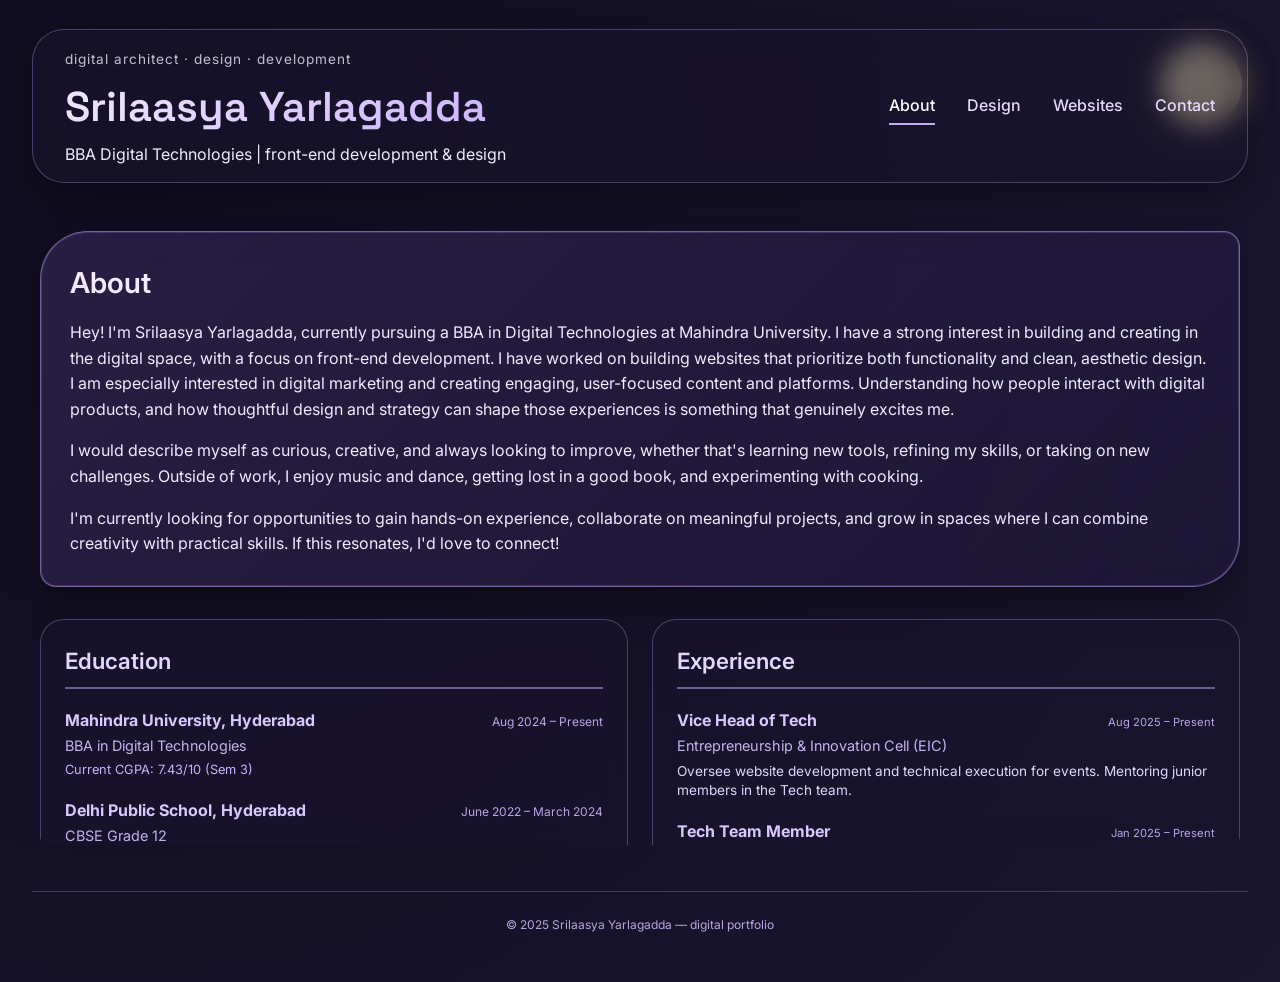
<file: index.html>
<!DOCTYPE html>
<html lang="en">
<head>
    <meta charset="UTF-8">
    <meta name="viewport" content="width=device-width, initial-scale=1.0, viewport-fit=cover">
    <title>Srilaasya Yarlagadda · Portfolio</title>
    <link rel="stylesheet" href="styles.css">
    <link href="https://fonts.googleapis.com/css2?family=Inter:opsz,wght@14..32,300;14..32,400;14..32,500;14..32,600;14..32,700&family=Space+Grotesk:wght@400;500;600&display=swap" rel="stylesheet">
    <link rel="stylesheet" href="https://cdnjs.cloudflare.com/ajax/libs/font-awesome/6.0.0-beta3/css/all.min.css">
</head>
<body>
    <div class="stars-container" id="starsContainer"></div>
    <div class="moon"></div>

    <div class="container">
        <header class="glass-card">
            <div class="header-flex">
                <div>
                    <span class="hero-greeting">digital architect · design · development</span>
                    <h1>Srilaasya Yarlagadda</h1>
                    <p>BBA Digital Technologies | front-end development & design</p>
                </div>
                <div class="nav-links">
                    <a href="about.html" class="nav-item active">About</a>
                    <a href="design.html" class="nav-item">Design</a>
                    <a href="websites.html" class="nav-item">Websites</a>
                    <a href="contact.html" class="nav-item">Contact</a>
                </div>
            </div>
        </header>

        <main class="iframe-container">
            <iframe src="about.html" id="page-frame" name="page-frame" title="Portfolio Content"></iframe>
        </main>

        <footer>
            <p>© 2025 Srilaasya Yarlagadda — digital portfolio</p>
        </footer>
    </div>

    <script src="script.js"></script>
    <script>
        const navLinks = document.querySelectorAll('.nav-item');
        const iframe = document.getElementById('page-frame');
        
        function updateActiveLink() {
            const currentSrc = iframe.src;
            navLinks.forEach(link => {
                link.classList.remove('active');
                if (currentSrc.includes(link.getAttribute('href'))) {
                    link.classList.add('active');
                }
            });
        }
        
        iframe.addEventListener('load', updateActiveLink);
        updateActiveLink();
        
        navLinks.forEach(link => {
            link.addEventListener('click', (e) => {
                e.preventDefault();
                const href = link.getAttribute('href');
                iframe.src = href;
                window.scrollTo({ top: 0, behavior: 'smooth' });
            });
        });
    </script>
</body>
</html>
</file>
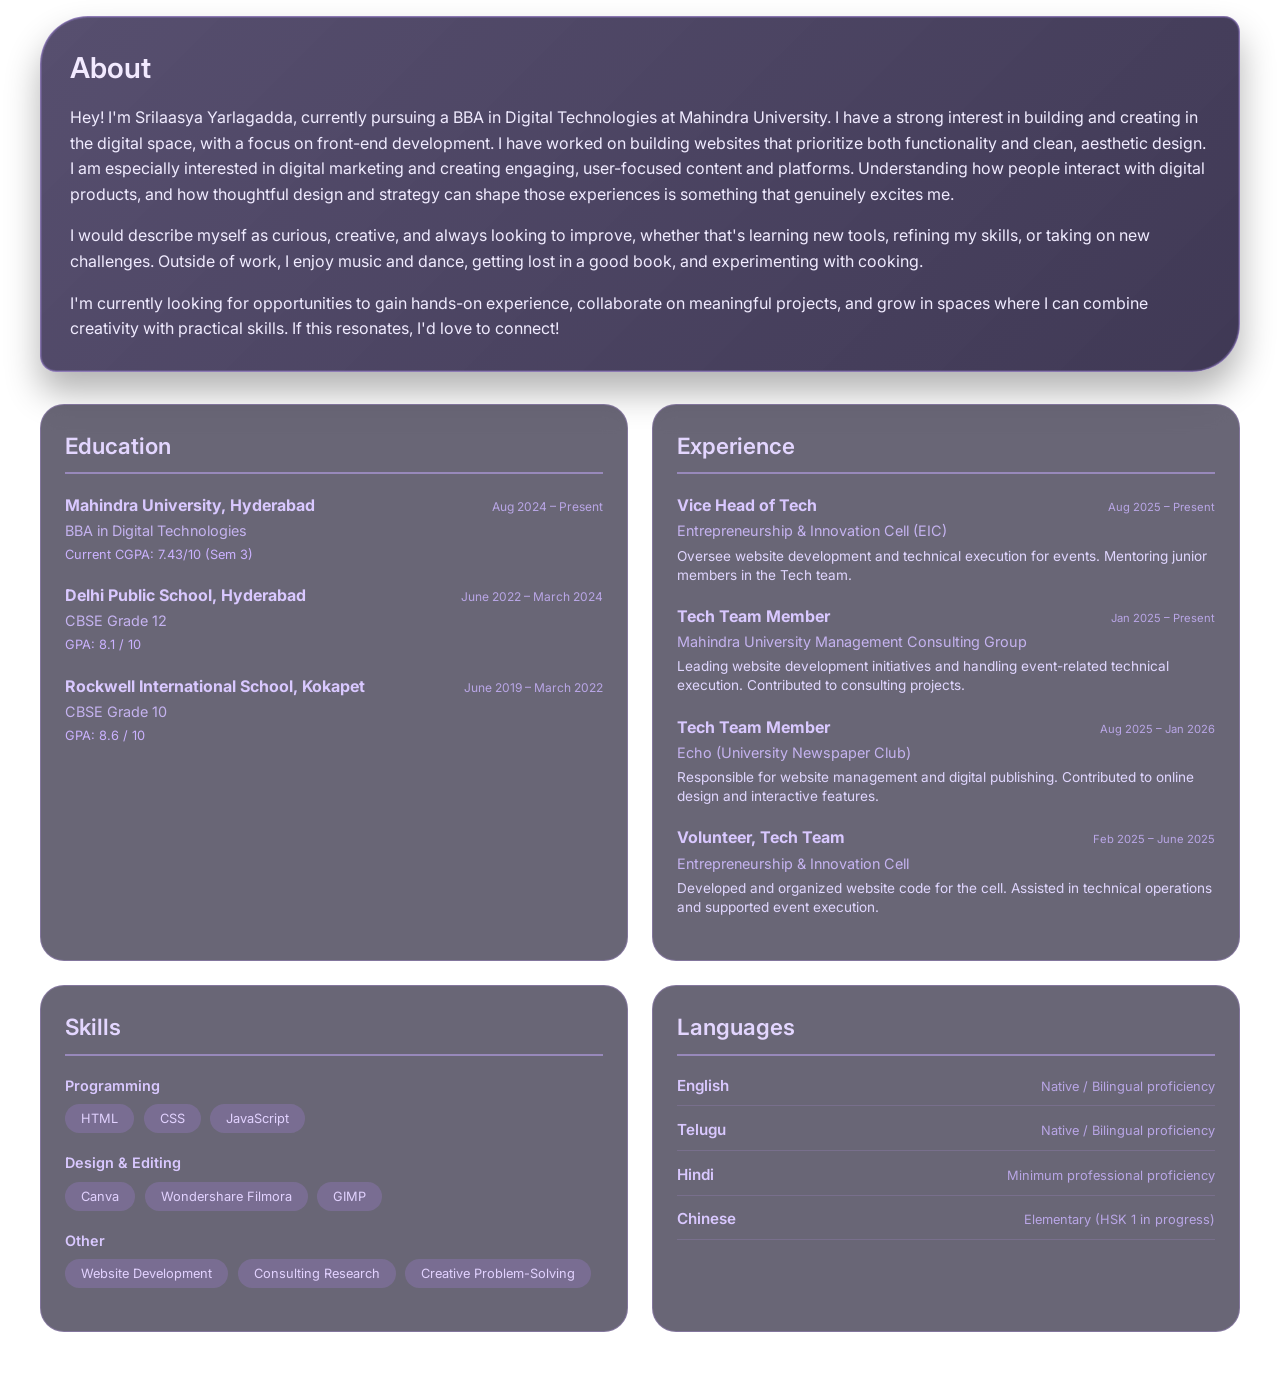
<file: about.html>
<!DOCTYPE html>
<html lang="en">
<head>
    <meta charset="UTF-8">
    <meta name="viewport" content="width=device-width, initial-scale=1.0">
    <title>About</title>
    <link rel="stylesheet" href="styles.css">
    <link href="https://fonts.googleapis.com/css2?family=Inter:opsz,wght@300;400;500;600;700&family=Space+Grotesk:wght@400;500;600&display=swap" rel="stylesheet">
    <link rel="stylesheet" href="https://cdnjs.cloudflare.com/ajax/libs/font-awesome/6.0.0-beta3/css/all.min.css">
    <style>
        body { background: transparent; }
        .inner-container { max-width: 1200px; margin: 0 auto; padding: 0.5rem 0; }
    </style>
</head>
<body>
<div class="inner-container">
    <div class="page-content">
        
        <!-- About Section -->
        <div class="about-exclusive">
            <h2 style="border-left: none; padding-left: 0; margin-bottom: 1rem;">About</h2>
            <p>Hey! I'm Srilaasya Yarlagadda, currently pursuing a BBA in Digital Technologies at Mahindra University. I have a strong interest in building and creating in the digital space, with a focus on front-end development. I have worked on building websites that prioritize both functionality and clean, aesthetic design. I am especially interested in digital marketing and creating engaging, user-focused content and platforms. Understanding how people interact with digital products, and how thoughtful design and strategy can shape those experiences is something that genuinely excites me.</p>
            <p style="margin-top: 1rem;">I would describe myself as curious, creative, and always looking to improve, whether that's learning new tools, refining my skills, or taking on new challenges. Outside of work, I enjoy music and dance, getting lost in a good book, and experimenting with cooking.</p>
            <p style="margin-top: 1rem;">I'm currently looking for opportunities to gain hands-on experience, collaborate on meaningful projects, and grow in spaces where I can combine creativity with practical skills. If this resonates, I'd love to connect!</p>
        </div>
        
        <!-- Education and Experience side by side -->
        <div class="grid-2col">
            <!-- Education Container -->
            <div class="standard-container">
                <div class="section-title">Education</div>
                
                <div class="education-item">
                    <div style="display: flex; justify-content: space-between; align-items: baseline;">
                        <div class="institution">Mahindra University, Hyderabad</div>
                        <div class="year">Aug 2024 – Present</div>
                    </div>
                    <div class="degree">BBA in Digital Technologies</div>
                    <div class="gpa">Current CGPA: 7.43/10 (Sem 3)</div>
                </div>
                
                <div class="education-item">
                    <div style="display: flex; justify-content: space-between; align-items: baseline;">
                        <div class="institution">Delhi Public School, Hyderabad</div>
                        <div class="year">June 2022 – March 2024</div>
                    </div>
                    <div class="degree">CBSE Grade 12</div>
                    <div class="gpa">GPA: 8.1 / 10</div>
                </div>
                
                <div class="education-item">
                    <div style="display: flex; justify-content: space-between; align-items: baseline;">
                        <div class="institution">Rockwell International School, Kokapet</div>
                        <div class="year">June 2019 – March 2022</div>
                    </div>
                    <div class="degree">CBSE Grade 10</div>
                    <div class="gpa">GPA: 8.6 / 10</div>
                </div>
            </div>
            
            <!-- Experience Container -->
            <div class="standard-container">
                <div class="section-title">Experience</div>
                
                <div class="experience-item">
                    <div style="display: flex; justify-content: space-between; align-items: baseline;">
                        <div class="role">Vice Head of Tech</div>
                        <div class="date">Aug 2025 – Present</div>
                    </div>
                    <div class="org">Entrepreneurship & Innovation Cell (EIC)</div>
                    <div class="desc">Oversee website development and technical execution for events. Mentoring junior members in the Tech team.</div>
                </div>
                
                <div class="experience-item">
                    <div style="display: flex; justify-content: space-between; align-items: baseline;">
                        <div class="role">Tech Team Member</div>
                        <div class="date">Jan 2025 – Present</div>
                    </div>
                    <div class="org">Mahindra University Management Consulting Group</div>
                    <div class="desc">Leading website development initiatives and handling event-related technical execution. Contributed to consulting projects.</div>
                </div>
                
                <div class="experience-item">
                    <div style="display: flex; justify-content: space-between; align-items: baseline;">
                        <div class="role">Tech Team Member</div>
                        <div class="date">Aug 2025 – Jan 2026</div>
                    </div>
                    <div class="org">Echo (University Newspaper Club)</div>
                    <div class="desc">Responsible for website management and digital publishing. Contributed to online design and interactive features.</div>
                </div>
                
                <div class="experience-item">
                    <div style="display: flex; justify-content: space-between; align-items: baseline;">
                        <div class="role">Volunteer, Tech Team</div>
                        <div class="date">Feb 2025 – June 2025</div>
                    </div>
                    <div class="org">Entrepreneurship & Innovation Cell</div>
                    <div class="desc">Developed and organized website code for the cell. Assisted in technical operations and supported event execution.</div>
                </div>
            </div>
        </div>
        
        <!-- Skills and Languages side by side -->
        <div class="grid-2col">
            <!-- Skills Container -->
            <div class="standard-container">
                <div class="section-title">Skills</div>
                <div class="skills-category">
                    <div class="category-title">Programming</div>
                    <div class="skills-list">
                        <span class="skill-tag">HTML</span>
                        <span class="skill-tag">CSS</span>
                        <span class="skill-tag">JavaScript</span>
                    </div>
                </div>
                <div class="skills-category">
                    <div class="category-title">Design & Editing</div>
                    <div class="skills-list">
                        <span class="skill-tag">Canva</span>
                        <span class="skill-tag">Wondershare Filmora</span>
                        <span class="skill-tag">GIMP</span>
                    </div>
                </div>
                <div class="skills-category">
                    <div class="category-title">Other</div>
                    <div class="skills-list">
                        <span class="skill-tag">Website Development</span>
                        <span class="skill-tag">Consulting Research</span>
                        <span class="skill-tag">Creative Problem-Solving</span>
                    </div>
                </div>
            </div>
            
            <!-- Languages Container -->
            <div class="standard-container">
                <div class="section-title">Languages</div>
                <div class="language-item">
                    <span class="lang-name">English</span>
                    <span class="lang-level">Native / Bilingual proficiency</span>
                </div>
                <div class="language-item">
                    <span class="lang-name">Telugu</span>
                    <span class="lang-level">Native / Bilingual proficiency</span>
                </div>
                <div class="language-item">
                    <span class="lang-name">Hindi</span>
                    <span class="lang-level">Minimum professional proficiency</span>
                </div>
                <div class="language-item">
                    <span class="lang-name">Chinese</span>
                    <span class="lang-level">Elementary (HSK 1 in progress)</span>
                </div>
            </div>
        </div>
        
    </div>
</div>
</body>
</html>
</file>
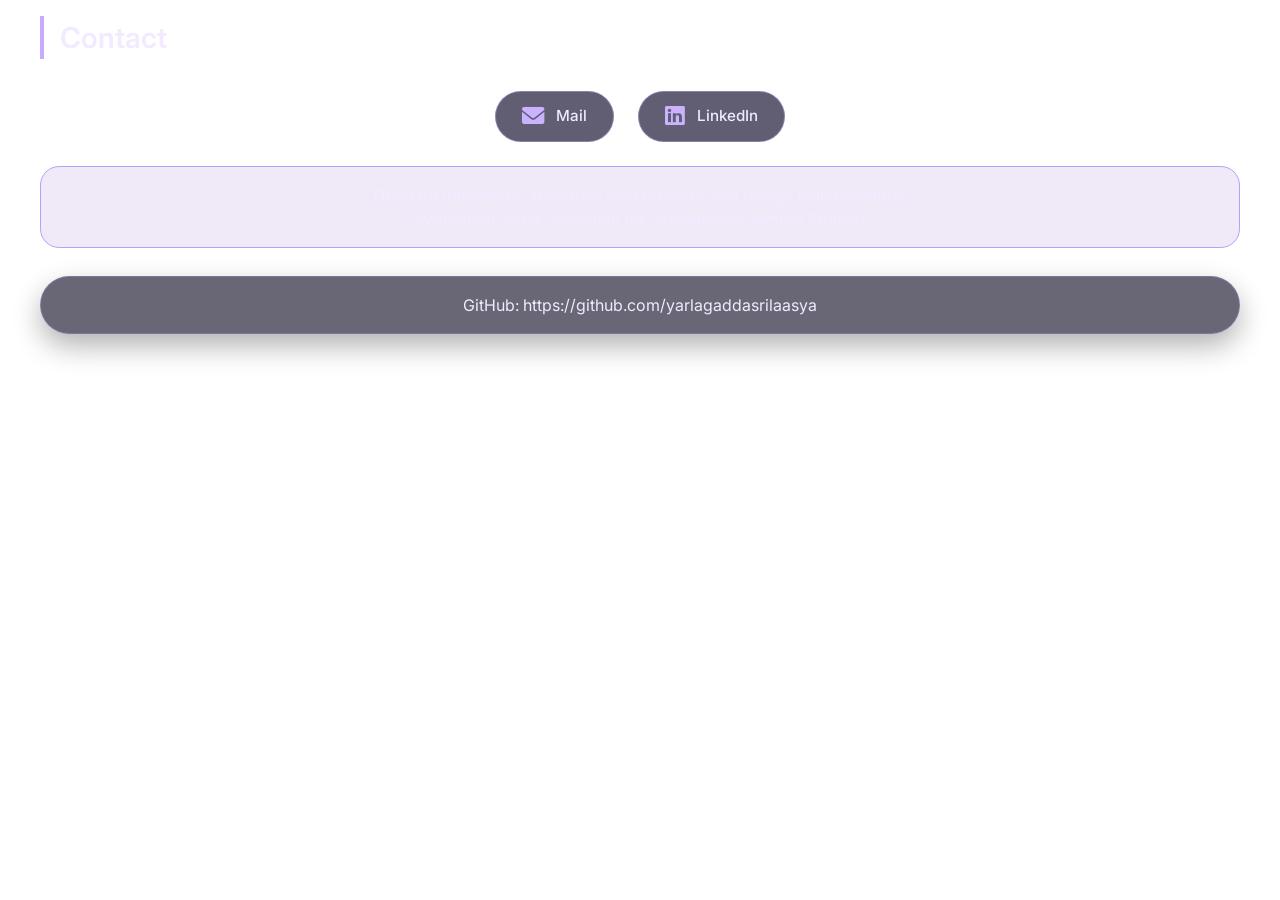
<file: contact.html>
<!DOCTYPE html>
<html lang="en">
<head>
    <meta charset="UTF-8">
    <meta name="viewport" content="width=device-width, initial-scale=1.0">
    <title>Contact</title>
    <link rel="stylesheet" href="styles.css">
    <link href="https://fonts.googleapis.com/css2?family=Inter:opsz,wght@300;400;500;600;700&display=swap" rel="stylesheet">
    <link rel="stylesheet" href="https://cdnjs.cloudflare.com/ajax/libs/font-awesome/6.0.0-beta3/css/all.min.css">
    <style>
        body { background: transparent; }
        .inner-container { max-width: 1200px; margin: 0 auto; padding: 0.5rem 0; }
    </style>
</head>
<body>
<div class="inner-container">
    <div class="page-content">
        <h2>Contact</h2>
        
        <div class="contact-grid">
            <a href="mailto:n55867487@gmail.com" class="contact-card social-link">
                <i class="fas fa-envelope"></i>
                <span>Mail</span>
            </a>
            <a href="https://www.linkedin.com/in/srilaasya-yarlagadda" target="_blank" rel="noopener noreferrer" class="contact-card social-link">
                <i class="fab fa-linkedin"></i>
                <span>LinkedIn</span>
            </a>
        </div>
        
        <div class="highlight-box" style="text-align: center;">
            Open for internships, freelance web projects, and design collaborations.<br>
            Hyderabad, India · Available for International Remote Projects
        </div>
        
        <div class="glass-card" style="margin-top: 1.8rem; padding: 1rem; text-align: center;">
            GitHub: https://github.com/yarlagaddasrilaasya
        </div>
    </div>
</div>
</body>
</html>
</file>
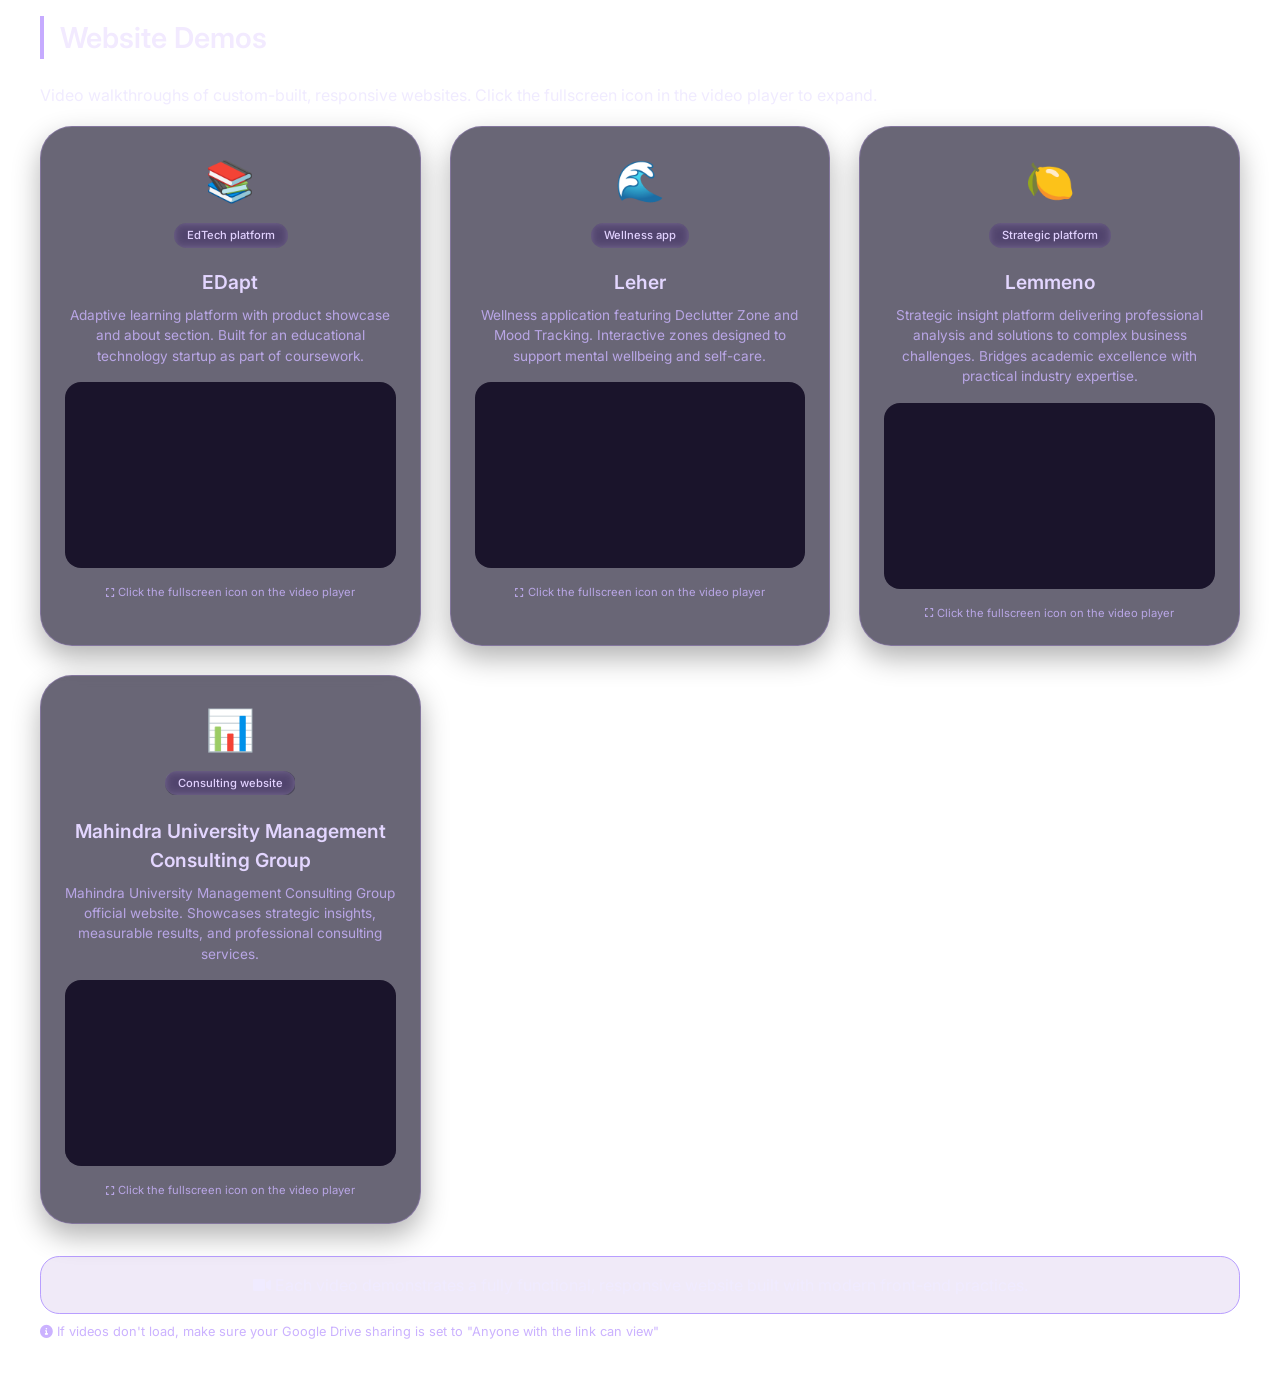
<file: websites.html>
<!DOCTYPE html>
<html lang="en">
<head>
    <meta charset="UTF-8">
    <meta name="viewport" content="width=device-width, initial-scale=1.0">
    <title>Websites Built</title>
    <link rel="stylesheet" href="styles.css">
    <link href="https://fonts.googleapis.com/css2?family=Inter:opsz,wght@300;400;500;600;700&display=swap" rel="stylesheet">
    <link rel="stylesheet" href="https://cdnjs.cloudflare.com/ajax/libs/font-awesome/6.0.0-beta3/css/all.min.css">
    <style>
        body { background: transparent; }
        .inner-container { max-width: 1200px; margin: 0 auto; padding: 0.5rem 0; }
        
        .websites-grid {
            display: grid;
            grid-template-columns: repeat(auto-fill, minmax(380px, 1fr));
            gap: 1.8rem;
            margin-top: 1rem;
        }
        
        .website-card {
            padding: 1.5rem;
            text-align: center;
            transition: transform 0.3s ease;
        }
        
        .website-card:hover {
            transform: translateY(-5px);
        }
        
        .website-icon {
            font-size: 2.5rem;
            margin-bottom: 0.5rem;
        }
        
        .skill-badge {
            background: rgba(170, 130, 230, 0.25);
            display: inline-block;
            padding: 0.25rem 0.8rem;
            border-radius: 30px;
            font-size: 0.7rem;
            font-weight: 500;
            color: #e2d2ff;
            margin-bottom: 0.8rem;
        }
        
        .website-title {
            font-size: 1.2rem;
            font-weight: 600;
            margin: 0.5rem 0;
            color: #e3d6ff;
        }
        
        .website-description {
            font-size: 0.85rem;
            color: #b9a6e6;
            margin-bottom: 1rem;
            line-height: 1.5;
        }
        
        /* Video Container Styles */
        .video-container {
            position: relative;
            width: 100%;
            aspect-ratio: 16 / 9;
            border-radius: 1rem;
            overflow: hidden;
            background: #1a142b;
            margin: 1rem 0;
        }
        
        .video-container iframe {
            position: absolute;
            top: 0;
            left: 0;
            width: 100%;
            height: 100%;
            border: none;
        }
        
        /* Fullscreen button hint */
        .fullscreen-hint {
            font-size: 0.7rem;
            color: #b9a6e6;
            margin-top: 0.3rem;
            display: flex;
            align-items: center;
            justify-content: center;
            gap: 0.3rem;
        }
        
        .fullscreen-hint i {
            font-size: 0.6rem;
        }
        
        .highlight-box {
            margin-top: 2rem;
            background: rgba(155, 115, 210, 0.15);
            border-radius: 1.2rem;
            padding: 1rem;
            text-align: center;
            border: 1px solid #b89eff;
        }
        
        .note-text {
            font-size: 0.8rem;
            color: #cbb2ff;
            margin-top: 0.5rem;
        }
    </style>
</head>
<body>
<div class="inner-container">
    <div class="page-content">
        <h2>Website Demos</h2>
        <p style="margin-bottom: 1.2rem;">Video walkthroughs of custom-built, responsive websites. Click the fullscreen icon in the video player to expand.</p>
        
        <div class="websites-grid">
            
            <!-- Website 1 - EDapt -->
            <div class="glass-card website-card">
                <div class="website-icon">📚</div>
                <div class="skill-badge">EdTech platform</div>
                <h3 class="website-title">EDapt</h3>
                <p class="website-description">Adaptive learning platform with product showcase and about section. Built for an educational technology startup as part of coursework.</p>
                
                <div class="video-container">
                    <iframe 
                        src="https://drive.google.com/file/d/11qYHF5GONGb00Co5kBB6bknrPj_2nfSC/preview" 
                        allow="autoplay; fullscreen"
                        allowfullscreen
                        frameborder="0">
                    </iframe>
                </div>
                <div class="fullscreen-hint">
                    <i class="fas fa-expand"></i> Click the fullscreen icon on the video player
                </div>
            </div>
            
            <!-- Website 2 - Leher -->
            <div class="glass-card website-card">
                <div class="website-icon">🌊</div>
                <div class="skill-badge">Wellness app</div>
                <h3 class="website-title">Leher</h3>
                <p class="website-description">Wellness application featuring Declutter Zone and Mood Tracking. Interactive zones designed to support mental wellbeing and self-care.</p>
                
                <div class="video-container">
                    <iframe 
                        src="https://drive.google.com/file/d/1VjmOhE71cY9atB5UoTPsnp0EEEbCVh6y/preview" 
                        allow="autoplay; fullscreen"
                        allowfullscreen
                        frameborder="0">
                    </iframe>
                </div>
                <div class="fullscreen-hint">
                    <i class="fas fa-expand"></i> Click the fullscreen icon on the video player
                </div>
            </div>
            
            <!-- Website 3 - Lemmeno -->
            <div class="glass-card website-card">
                <div class="website-icon">🍋</div>
                <div class="skill-badge">Strategic platform</div>
                <h3 class="website-title">Lemmeno</h3>
                <p class="website-description">Strategic insight platform delivering professional analysis and solutions to complex business challenges. Bridges academic excellence with practical industry expertise.</p>
                
                <div class="video-container">
                    <iframe 
                        src="https://drive.google.com/file/d/1J0kG_3AQ7pLFZr0rEinVgoXerfzsuyKj/preview" 
                        allow="autoplay; fullscreen"
                        allowfullscreen
                        frameborder="0">
                    </iframe>
                </div>
                <div class="fullscreen-hint">
                    <i class="fas fa-expand"></i> Click the fullscreen icon on the video player
                </div>
            </div>
            
            <!-- Website 4 - MUMCG -->
            <div class="glass-card website-card">
                <div class="website-icon">📊</div>
                <div class="skill-badge">Consulting website</div>
                <h3 class="website-title">Mahindra University Management Consulting Group</h3>
                <p class="website-description">Mahindra University Management Consulting Group official website. Showcases strategic insights, measurable results, and professional consulting services.</p>
                
                <div class="video-container">
                    <iframe 
                        src="https://drive.google.com/file/d/1ZLX1y37tCYsF4IGwMVk-2Zh8McTKDMlU/preview" 
                        allow="autoplay; fullscreen"
                        allowfullscreen
                        frameborder="0">
                    </iframe>
                </div>
                <div class="fullscreen-hint">
                    <i class="fas fa-expand"></i> Click the fullscreen icon on the video player
                </div>
            </div>
            
        </div>
        
        <div class="highlight-box">
            <i class="fas fa-video"></i> Each video demonstrates a fully functional, responsive website built with modern front-end practices.
        </div>
        <div class="note-text">
            <i class="fas fa-info-circle"></i> If videos don't load, make sure your Google Drive sharing is set to "Anyone with the link can view"
        </div>
    </div>
</div>
</body>
</html>
</file>
<file: styles.css>
* {
    margin: 0;
    padding: 0;
    box-sizing: border-box;
}

body {
    background: radial-gradient(circle at 10% 20%, #0f0c1f, #1a1630);
    font-family: 'Inter', sans-serif;
    color: #f0ebff;
    line-height: 1.5;
    scroll-behavior: smooth;
    min-height: 100vh;
    overflow-x: hidden;
}

/* Stars Animation */
.stars-container {
    position: fixed;
    top: 0;
    left: 0;
    width: 100%;
    height: 100%;
    pointer-events: none;
    z-index: 0;
    overflow: hidden;
}

.star {
    position: absolute;
    background: white;
    border-radius: 50%;
    opacity: 0;
    animation: twinkle 3s infinite ease-in-out;
    box-shadow: 0 0 6px rgba(255,255,200,0.6);
}

@keyframes twinkle {
    0% { opacity: 0; transform: scale(0.5);}
    50% { opacity: 0.8; transform: scale(1);}
    100% { opacity: 0; transform: scale(0.5);}
}

.moon {
    position: fixed;
    top: 5%;
    right: 3%;
    width: 80px;
    height: 80px;
    background: radial-gradient(circle at 30% 30%, #fff9c4, #ffe0a3);
    border-radius: 50%;
    box-shadow: 0 0 30px rgba(255,235,140,0.5);
    pointer-events: none;
    z-index: 1;
    animation: floatMoon 8s infinite alternate ease-in-out;
}

@keyframes floatMoon {
    0% { transform: translateY(0px) rotate(0deg);}
    100% { transform: translateY(-12px) rotate(4deg);}
}

.sparkle {
    position: fixed;
    width: 5px;
    height: 5px;
    background: #ffefb9;
    border-radius: 50%;
    pointer-events: none;
    z-index: 2;
    animation: sparkleGlow 1.2s ease-out forwards;
    box-shadow: 0 0 6px #ffdd88;
}

@keyframes sparkleGlow {
    0% { opacity: 1; transform: scale(0);}
    100% { opacity: 0; transform: scale(1.5) translateY(-15px);}
}

.shooting-star {
    position: fixed;
    width: 80px;
    height: 2px;
    background: linear-gradient(90deg, white, transparent);
    border-radius: 50%;
    opacity: 0;
    animation: shoot 4s linear infinite;
    pointer-events: none;
    z-index: 1;
}

@keyframes shoot {
    0% { transform: translateX(-100px) translateY(-100px) rotate(25deg); opacity: 0;}
    10% { opacity: 1;}
    90% { opacity: 1;}
    100% { transform: translateX(100vw) translateY(100vh) rotate(25deg); opacity: 0;}
}

/* Glass Card */
.glass-card {
    background: rgba(25, 20, 45, 0.65);
    backdrop-filter: blur(12px);
    border-radius: 2rem;
    border: 1px solid rgba(180, 150, 230, 0.35);
    box-shadow: 0 12px 28px rgba(0, 0, 0, 0.3);
    transition: transform 0.25s ease, box-shadow 0.3s;
}

.glass-card:hover {
    transform: translateY(-3px);
    box-shadow: 0 20px 35px rgba(0, 0, 0, 0.4);
    background: rgba(35, 28, 60, 0.75);
    border-color: rgba(200, 170, 255, 0.5);
}

.container {
    max-width: 1280px;
    margin: 0 auto;
    padding: 1.8rem 2rem 3rem;
    position: relative;
    z-index: 10;
}

/* Header & Navigation */
.header-flex {
    display: flex;
    justify-content: space-between;
    align-items: center;
    flex-wrap: wrap;
    gap: 1rem;
}

.nav-links {
    display: flex;
    gap: 2rem;
    flex-wrap: wrap;
}

.nav-links a {
    text-decoration: none;
    font-weight: 500;
    font-size: 1rem;
    color: #e5d9ff;
    transition: 0.2s;
    padding: 0.4rem 0;
    border-bottom: 2px solid transparent;
}

.nav-links a.active, .nav-links a:hover {
    border-bottom-color: #c6abff;
    color: #ffffff;
}

header {
    backdrop-filter: blur(12px);
    background: rgba(20, 15, 40, 0.55);
    border-radius: 2rem;
    margin-bottom: 2rem;
    padding: 1rem 2rem;
    border: 1px solid rgba(200, 170, 250, 0.2);
}

.hero-greeting {
    font-size: 0.85rem;
    letter-spacing: 1px;
    opacity: 0.8;
}

h1 {
    font-family: 'Space Grotesk', monospace;
    font-size: 2.6rem;
    font-weight: 600;
    background: linear-gradient(135deg, #f0e6ff, #cbb2ff);
    -webkit-background-clip: text;
    background-clip: text;
    color: transparent;
    margin: 0.4rem 0 0.2rem;
}

/* Iframe */
.iframe-container {
    width: 100%;
    min-height: 70vh;
    background: transparent;
    border-radius: 1.5rem;
    overflow: hidden;
}

#page-frame {
    width: 100%;
    min-height: 70vh;
    border: none;
    background: transparent;
    border-radius: 1.5rem;
}

/* Inner Page Styles */
.page-content {
    padding: 0.5rem 0 2rem;
}

h2 {
    font-size: 1.8rem;
    font-weight: 600;
    margin-bottom: 1.5rem;
    border-left: 4px solid #c6abff;
    padding-left: 1rem;
    color: #f2eaff;
}

h3 {
    font-size: 1.2rem;
    font-weight: 600;
    margin-bottom: 0.5rem;
    color: #e3d6ff;
}

.skill-badge {
    background: rgba(170, 130, 230, 0.25);
    backdrop-filter: blur(4px);
    padding: 0.25rem 0.8rem;
    border-radius: 30px;
    font-size: 0.7rem;
    font-weight: 500;
    color: #e2d2ff;
    display: inline-block;
    margin: 0.2rem;
}

.projects-grid {
    display: grid;
    grid-template-columns: repeat(auto-fill, minmax(280px, 1fr));
    gap: 1.5rem;
    margin-top: 1rem;
}

.project-card {
    padding: 1.2rem;
}

.video-wrapper {
    position: relative;
    width: 100%;
    aspect-ratio: 16 / 9;
    border-radius: 1rem;
    overflow: hidden;
    background: #1a142b;
    margin-bottom: 0.8rem;
}

video {
    width: 100%;
    height: 100%;
    object-fit: cover;
    display: block;
}

.contact-grid {
    display: flex;
    flex-wrap: wrap;
    gap: 1.5rem;
    justify-content: center;
    margin: 2rem 0 1rem;
}

.contact-card {
    background: rgba(30, 25, 55, 0.7);
    backdrop-filter: blur(8px);
    padding: 0.8rem 1.6rem;
    border-radius: 2rem;
    display: inline-flex;
    align-items: center;
    gap: 0.8rem;
    font-size: 0.95rem;
    font-weight: 500;
    transition: all 0.2s;
    border: 1px solid rgba(210, 180, 255, 0.4);
}

.contact-card i {
    font-size: 1.4rem;
    color: #cbb2ff;
}

.contact-card:hover {
    background: rgba(55, 45, 90, 0.85);
    transform: scale(1.01);
    border-color: #dbbaff;
}

.social-link {
    text-decoration: none;
    color: #f0eaff;
}

.highlight-box {
    background: rgba(155, 115, 210, 0.15);
    border-radius: 1.2rem;
    padding: 1rem;
    text-align: center;
    border: 1px solid #b89eff;
    margin-top: 1.5rem;
}

footer {
    text-align: center;
    margin-top: 2.5rem;
    padding-top: 1.5rem;
    border-top: 1px solid rgba(180, 150, 230, 0.3);
    font-size: 0.75rem;
    color: #b8a6e0;
}

/* ========== ABOUT PAGE STYLES ========== */

/* Exclusive About Container */
.about-exclusive {
    background: linear-gradient(135deg, rgba(45, 35, 75, 0.8), rgba(30, 22, 55, 0.85));
    backdrop-filter: blur(16px);
    border-radius: 3rem 1rem 3rem 1rem;
    border: 1px solid rgba(200, 170, 255, 0.5);
    box-shadow: 0 20px 35px rgba(0, 0, 0, 0.3), 0 0 0 1px rgba(180, 150, 255, 0.2) inset;
    padding: 1.8rem;
    margin-bottom: 2rem;
    transition: transform 0.3s ease;
}

.about-exclusive:hover {
    transform: translateY(-5px);
    background: linear-gradient(135deg, rgba(55, 42, 90, 0.85), rgba(38, 28, 68, 0.9));
}

.about-exclusive p {
    font-size: 1rem;
    line-height: 1.6;
    color: #f0ebff;
}

/* Standard containers */
.standard-container {
    background: rgba(25, 20, 45, 0.65);
    backdrop-filter: blur(12px);
    border-radius: 1.5rem;
    border: 1px solid rgba(180, 150, 230, 0.35);
    padding: 1.5rem;
    transition: transform 0.25s ease, box-shadow 0.3s;
    height: 100%;
}

.standard-container:hover {
    transform: translateY(-3px);
    background: rgba(35, 28, 60, 0.75);
    border-color: rgba(200, 170, 255, 0.5);
}

/* Grid layout */
.grid-2col {
    display: grid;
    grid-template-columns: 1fr 1fr;
    gap: 1.5rem;
    margin-bottom: 1.5rem;
}

/* Section Titles */
.section-title {
    font-size: 1.4rem;
    font-weight: 600;
    margin-bottom: 1.2rem;
    padding-bottom: 0.6rem;
    border-bottom: 2px solid rgba(198, 171, 255, 0.5);
    color: #e3d6ff;
}

/* Education Styles */
.education-item {
    margin-bottom: 1.2rem;
}

.institution {
    font-weight: 700;
    color: #d9c8ff;
    font-size: 1rem;
}

.degree {
    font-size: 0.9rem;
    color: #c5b3f0;
    margin: 0.2rem 0;
}

.year {
    font-size: 0.75rem;
    color: #b9a6e6;
}

.gpa {
    font-size: 0.8rem;
    color: #cbb2ff;
    margin-top: 0.2rem;
}

/* Experience Styles */
.experience-item {
    margin-bottom: 1.2rem;
}

.role {
    font-weight: 700;
    color: #d9c8ff;
    font-size: 1rem;
}

.org {
    font-size: 0.9rem;
    color: #c5b3f0;
    margin: 0.2rem 0;
}

.date {
    font-size: 0.7rem;
    color: #b9a6e6;
}

.desc {
    font-size: 0.85rem;
    margin-top: 0.3rem;
    line-height: 1.4;
    color: #e0d6ff;
}

/* Skills Styles */
.skills-category {
    margin-bottom: 1.2rem;
}

.category-title {
    font-weight: 600;
    color: #d9c8ff;
    font-size: 0.9rem;
    margin-bottom: 0.5rem;
}

.skills-list {
    display: flex;
    flex-wrap: wrap;
    gap: 0.6rem;
}

.skill-tag {
    background: rgba(170, 130, 230, 0.25);
    padding: 0.3rem 1rem;
    border-radius: 30px;
    font-size: 0.8rem;
    color: #e2d2ff;
    transition: all 0.2s;
}

.skill-tag:hover {
    background: rgba(170, 130, 230, 0.45);
    transform: scale(1.02);
}

/* Languages Styles */
.language-item {
    display: flex;
    justify-content: space-between;
    align-items: baseline;
    margin-bottom: 0.8rem;
    padding-bottom: 0.5rem;
    border-bottom: 1px solid rgba(180, 150, 230, 0.2);
}

.lang-name {
    font-weight: 600;
    color: #d9c8ff;
    font-size: 0.95rem;
}

.lang-level {
    color: #b9a6e6;
    font-size: 0.8rem;
    text-align: right;
}

/* ========== FULL-SCREEN IMAGE MODAL STYLES ========== */

.fullscreen-modal {
    display: none;
    position: fixed;
    top: 0;
    left: 0;
    width: 100%;
    height: 100%;
    background-color: rgba(0, 0, 0, 0.95);
    z-index: 9999;
    flex-direction: column;
    justify-content: center;
    align-items: center;
    backdrop-filter: blur(10px);
}

.modal-header {
    position: absolute;
    top: 0;
    left: 0;
    right: 0;
    padding: 1.5rem 2rem;
    display: flex;
    justify-content: space-between;
    align-items: center;
    background: linear-gradient(to bottom, rgba(0, 0, 0, 0.5), transparent);
    z-index: 10000;
}

.modal-close {
    background: rgba(255, 255, 255, 0.2);
    border: none;
    color: white;
    font-size: 1.5rem;
    width: 45px;
    height: 45px;
    border-radius: 50%;
    cursor: pointer;
    transition: all 0.3s ease;
    display: flex;
    align-items: center;
    justify-content: center;
}

.modal-close:hover {
    background: rgba(255, 255, 255, 0.4);
    transform: scale(1.1);
}

.modal-title {
    color: white;
    font-size: 1.2rem;
    font-weight: 500;
    text-shadow: 0 2px 4px rgba(0, 0, 0, 0.3);
}

.modal-image-container {
    position: relative;
    width: 100%;
    height: 100%;
    display: flex;
    align-items: center;
    justify-content: center;
    padding: 4rem 5rem;
}

.modal-image {
    max-width: 100%;
    max-height: 85vh;
    object-fit: contain;
    border-radius: 0.5rem;
    box-shadow: 0 0 50px rgba(0, 0, 0, 0.5);
    transition: opacity 0.3s ease;
}

.modal-nav {
    position: absolute;
    top: 50%;
    transform: translateY(-50%);
    background: rgba(255, 255, 255, 0.2);
    backdrop-filter: blur(10px);
    border: 1px solid rgba(255, 255, 255, 0.3);
    color: white;
    font-size: 1.5rem;
    width: 55px;
    height: 55px;
    border-radius: 50%;
    cursor: pointer;
    transition: all 0.3s ease;
    display: flex;
    align-items: center;
    justify-content: center;
    z-index: 10000;
}

.modal-nav:hover {
    background: rgba(198, 171, 255, 0.8);
    transform: translateY(-50%) scale(1.1);
    border-color: #c6abff;
}

.prev-nav {
    left: 2rem;
}

.next-nav {
    right: 2rem;
}

.modal-footer {
    position: absolute;
    bottom: 0;
    left: 0;
    right: 0;
    padding: 1.5rem 2rem;
    background: linear-gradient(to top, rgba(0, 0, 0, 0.6), transparent);
    display: flex;
    justify-content: space-between;
    align-items: center;
    z-index: 10000;
}

.image-info {
    color: rgba(255, 255, 255, 0.9);
    font-size: 0.9rem;
    max-width: 70%;
}

.image-counter {
    color: rgba(255, 255, 255, 0.7);
    font-size: 0.85rem;
    background: rgba(0, 0, 0, 0.5);
    padding: 0.3rem 0.8rem;
    border-radius: 20px;
}

/* Animation for modal */
@keyframes modalFadeIn {
    from {
        opacity: 0;
        transform: scale(0.98);
    }
    to {
        opacity: 1;
        transform: scale(1);
    }
}

.fullscreen-modal {
    animation: modalFadeIn 0.25s ease;
}

/* Responsive design */
@media (max-width: 700px) {
    .container { padding: 1rem 1.2rem 2rem; }
    h1 { font-size: 1.8rem; }
    .nav-links { gap: 1rem; }
    .moon { width: 45px; height: 45px; top: 2%; right: 2%;}
    .header-flex { flex-direction: column; text-align: center; }
    h2 { font-size: 1.5rem; }
}

@media (max-width: 750px) {
    .grid-2col { 
        grid-template-columns: 1fr; 
        gap: 1.2rem;
    }
    .about-exclusive {
        padding: 1.2rem;
    }
    .standard-container {
        padding: 1.2rem;
    }
    .language-item {
        flex-direction: column;
        gap: 0.2rem;
    }
    .lang-level {
        text-align: left;
    }
}

@media (max-width: 768px) {
    .modal-header {
        padding: 1rem 1.2rem;
    }
    
    .modal-close {
        width: 38px;
        height: 38px;
        font-size: 1.2rem;
    }
    
    .modal-title {
        font-size: 1rem;
    }
    
    .modal-image-container {
        padding: 3rem 1rem;
    }
    
    .modal-nav {
        width: 42px;
        height: 42px;
        font-size: 1.2rem;
    }
    
    .prev-nav {
        left: 0.8rem;
    }
    
    .next-nav {
        right: 0.8rem;
    }
    
    .modal-footer {
        padding: 1rem 1.2rem;
        flex-direction: column;
        gap: 0.5rem;
        text-align: center;
    }
    
    .image-info {
        font-size: 0.8rem;
        max-width: 100%;
    }
    
    .image-counter {
        font-size: 0.75rem;
    }
}
</file>
